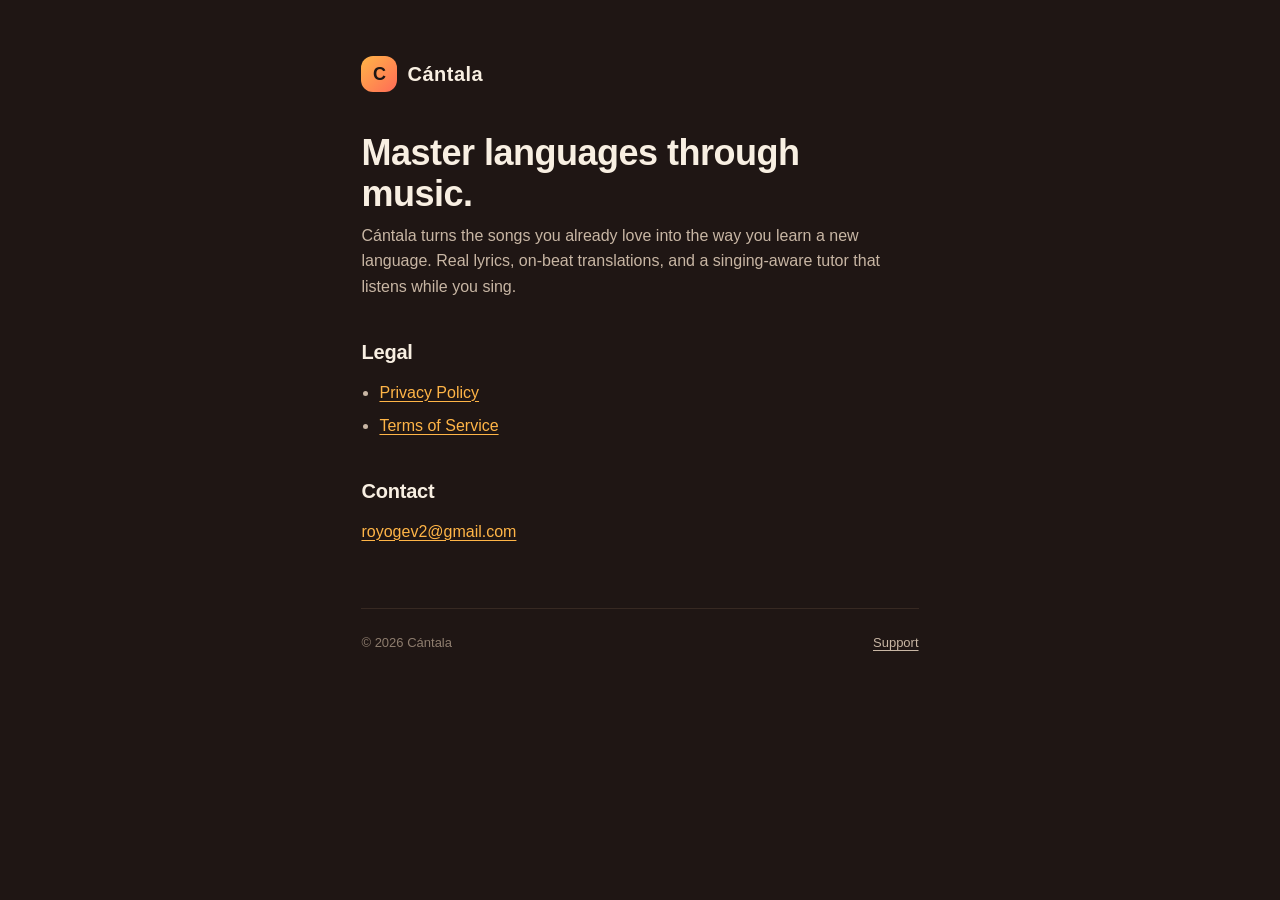
<file: index.html>
<!DOCTYPE html>
<html lang="en">
<head>
  <meta charset="UTF-8" />
  <meta name="viewport" content="width=device-width, initial-scale=1.0" />
  <meta name="theme-color" content="#1F1614" />
  <title>Cántala</title>
  <link rel="stylesheet" href="/style.css" />
</head>
<body>
  <main class="wrap">
    <a class="brand" href="/">
      <span class="brand-mark">C</span>
      <span class="brand-name">Cántala</span>
    </a>

    <h1>Master languages through music.</h1>
    <p>Cántala turns the songs you already love into the way you learn a new language. Real lyrics, on-beat translations, and a singing-aware tutor that listens while you sing.</p>

    <h2>Legal</h2>
    <ul>
      <li><a href="/privacy/">Privacy Policy</a></li>
      <li><a href="/terms/">Terms of Service</a></li>
    </ul>

    <h2>Contact</h2>
    <p><a href="mailto:royogev2@gmail.com">royogev2@gmail.com</a></p>

    <div class="footer">
      <span>© 2026 Cántala</span>
      <a href="mailto:royogev2@gmail.com">Support</a>
    </div>
  </main>
</body>
</html>
</file>
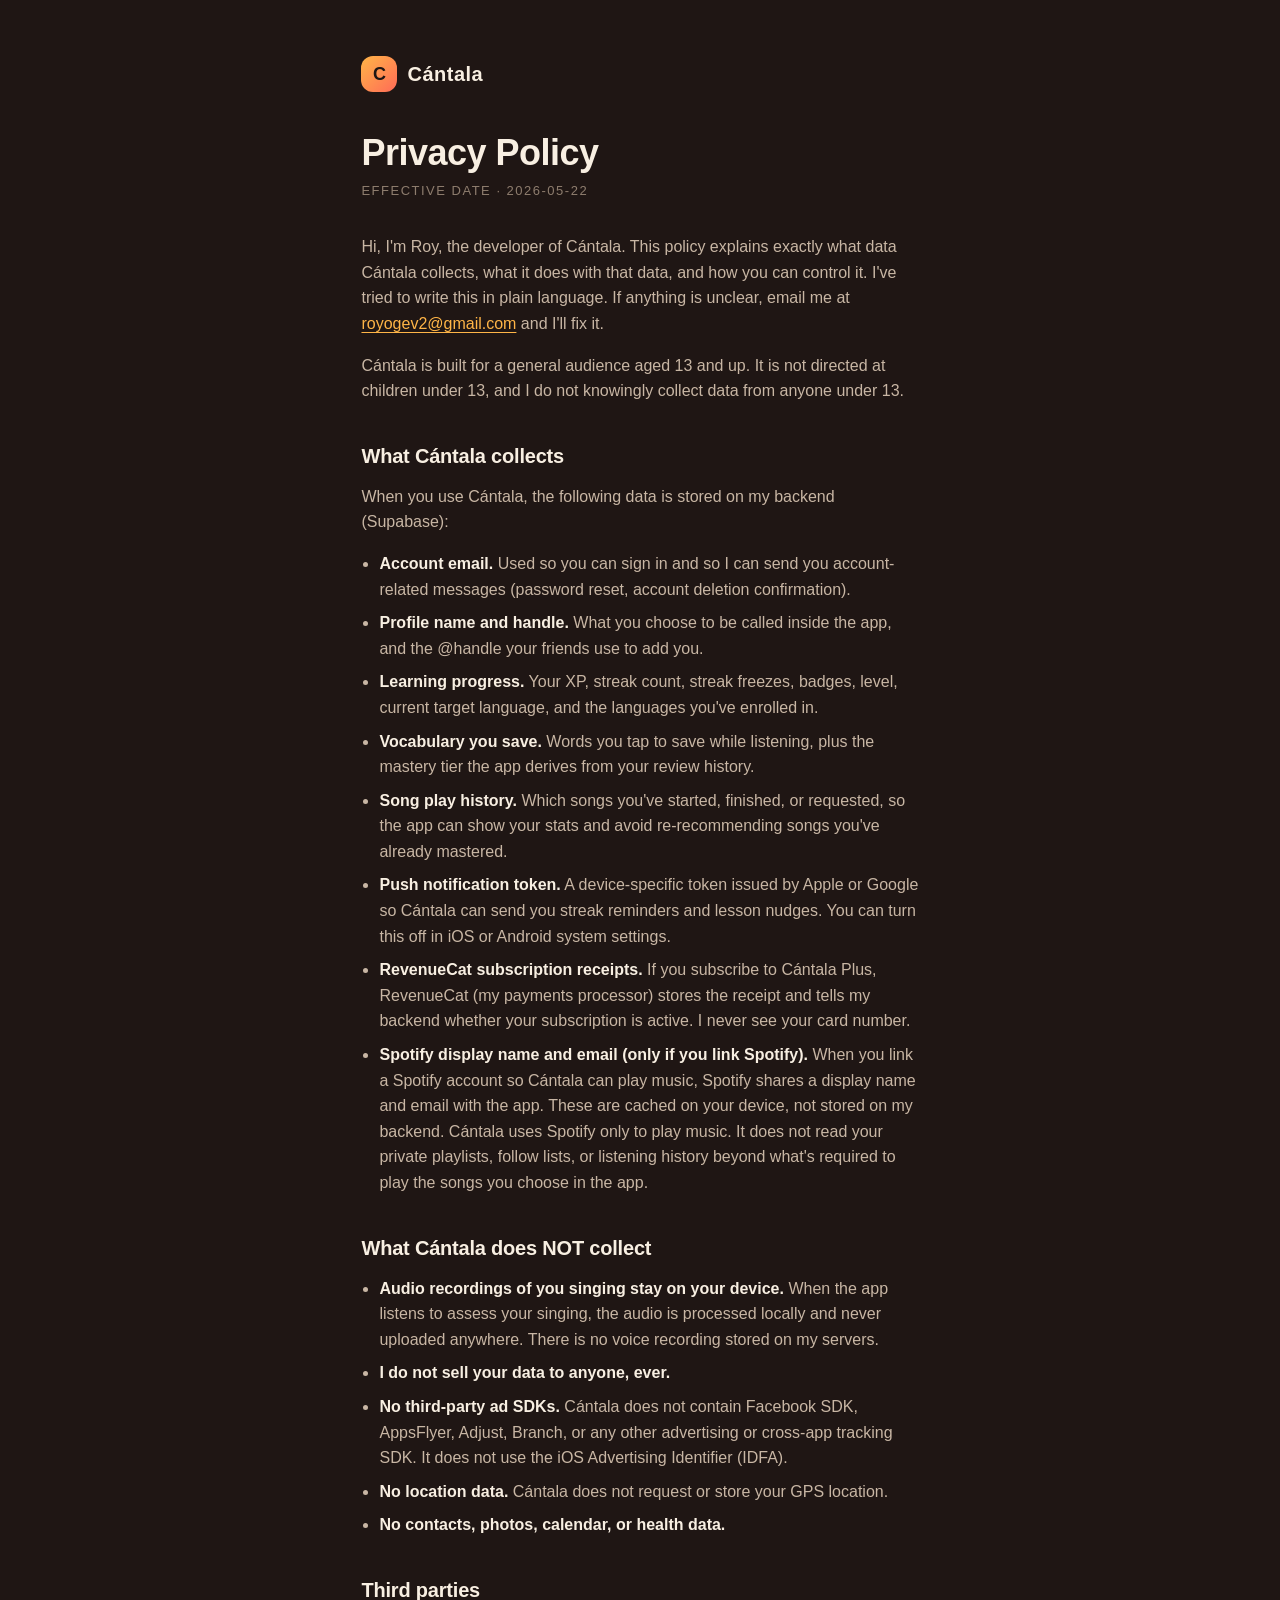
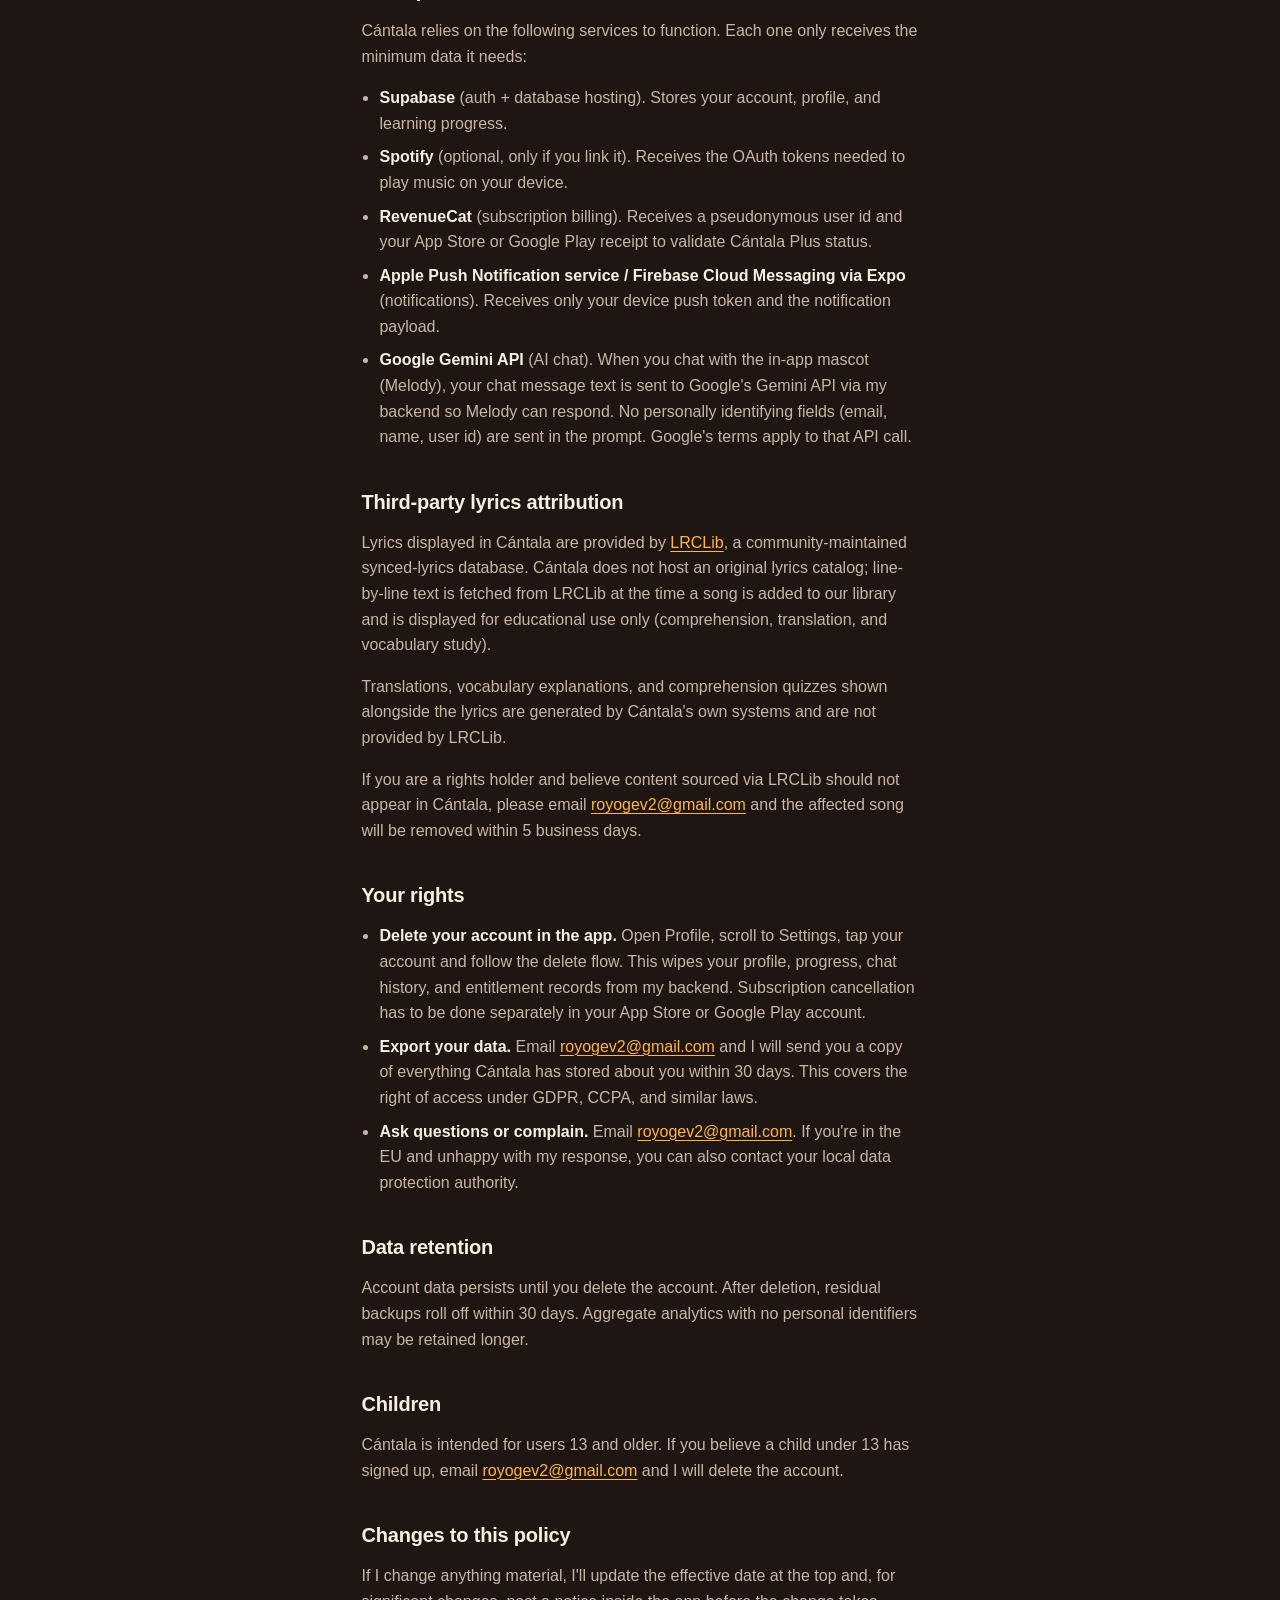
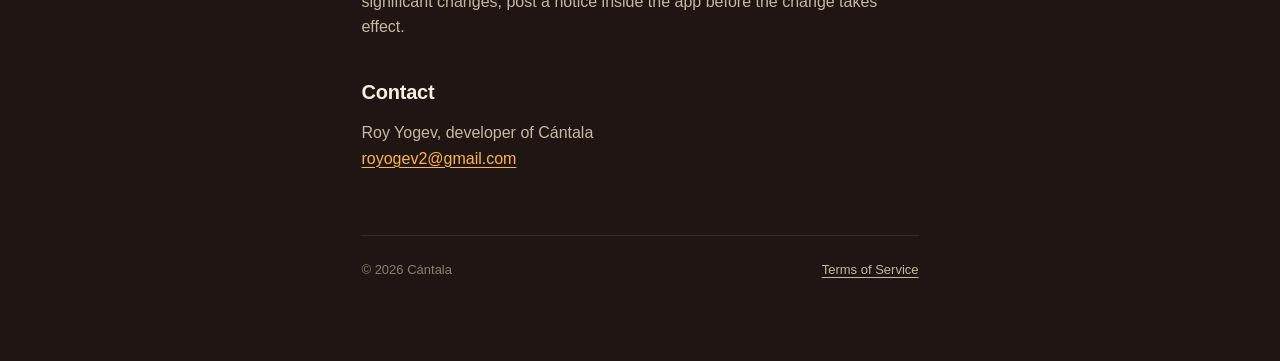
<file: privacy/index.html>
<!DOCTYPE html>
<html lang="en">
<head>
  <meta charset="UTF-8" />
  <meta name="viewport" content="width=device-width, initial-scale=1.0" />
  <meta name="theme-color" content="#1F1614" />
  <title>Privacy Policy · Cántala</title>
  <link rel="stylesheet" href="/style.css" />
</head>
<body>
  <main class="wrap">
    <a class="brand" href="/">
      <span class="brand-mark">C</span>
      <span class="brand-name">Cántala</span>
    </a>

    <h1>Privacy Policy</h1>
    <div class="effective">Effective date · 2026-05-22</div>

    <p>Hi, I'm Roy, the developer of Cántala. This policy explains exactly what data Cántala collects, what it does with that data, and how you can control it. I've tried to write this in plain language. If anything is unclear, email me at <a href="mailto:royogev2@gmail.com">royogev2@gmail.com</a> and I'll fix it.</p>

    <p>Cántala is built for a general audience aged 13 and up. It is not directed at children under 13, and I do not knowingly collect data from anyone under 13.</p>

    <h2>What Cántala collects</h2>
    <p>When you use Cántala, the following data is stored on my backend (Supabase):</p>
    <ul>
      <li><strong>Account email.</strong> Used so you can sign in and so I can send you account-related messages (password reset, account deletion confirmation).</li>
      <li><strong>Profile name and handle.</strong> What you choose to be called inside the app, and the @handle your friends use to add you.</li>
      <li><strong>Learning progress.</strong> Your XP, streak count, streak freezes, badges, level, current target language, and the languages you've enrolled in.</li>
      <li><strong>Vocabulary you save.</strong> Words you tap to save while listening, plus the mastery tier the app derives from your review history.</li>
      <li><strong>Song play history.</strong> Which songs you've started, finished, or requested, so the app can show your stats and avoid re-recommending songs you've already mastered.</li>
      <li><strong>Push notification token.</strong> A device-specific token issued by Apple or Google so Cántala can send you streak reminders and lesson nudges. You can turn this off in iOS or Android system settings.</li>
      <li><strong>RevenueCat subscription receipts.</strong> If you subscribe to Cántala Plus, RevenueCat (my payments processor) stores the receipt and tells my backend whether your subscription is active. I never see your card number.</li>
      <li><strong>Spotify display name and email (only if you link Spotify).</strong> When you link a Spotify account so Cántala can play music, Spotify shares a display name and email with the app. These are cached on your device, not stored on my backend. Cántala uses Spotify only to play music. It does not read your private playlists, follow lists, or listening history beyond what's required to play the songs you choose in the app.</li>
    </ul>

    <h2>What Cántala does NOT collect</h2>
    <ul>
      <li><strong>Audio recordings of you singing stay on your device.</strong> When the app listens to assess your singing, the audio is processed locally and never uploaded anywhere. There is no voice recording stored on my servers.</li>
      <li><strong>I do not sell your data to anyone, ever.</strong></li>
      <li><strong>No third-party ad SDKs.</strong> Cántala does not contain Facebook SDK, AppsFlyer, Adjust, Branch, or any other advertising or cross-app tracking SDK. It does not use the iOS Advertising Identifier (IDFA).</li>
      <li><strong>No location data.</strong> Cántala does not request or store your GPS location.</li>
      <li><strong>No contacts, photos, calendar, or health data.</strong></li>
    </ul>

    <h2>Third parties</h2>
    <p>Cántala relies on the following services to function. Each one only receives the minimum data it needs:</p>
    <ul>
      <li><strong>Supabase</strong> (auth + database hosting). Stores your account, profile, and learning progress.</li>
      <li><strong>Spotify</strong> (optional, only if you link it). Receives the OAuth tokens needed to play music on your device.</li>
      <li><strong>RevenueCat</strong> (subscription billing). Receives a pseudonymous user id and your App Store or Google Play receipt to validate Cántala Plus status.</li>
      <li><strong>Apple Push Notification service / Firebase Cloud Messaging via Expo</strong> (notifications). Receives only your device push token and the notification payload.</li>
      <li><strong>Google Gemini API</strong> (AI chat). When you chat with the in-app mascot (Melody), your chat message text is sent to Google's Gemini API via my backend so Melody can respond. No personally identifying fields (email, name, user id) are sent in the prompt. Google's terms apply to that API call.</li>
    </ul>

    <h2>Third-party lyrics attribution</h2>
    <p>Lyrics displayed in Cántala are provided by <a href="https://lrclib.net">LRCLib</a>, a community-maintained synced-lyrics database. Cántala does not host an original lyrics catalog; line-by-line text is fetched from LRCLib at the time a song is added to our library and is displayed for educational use only (comprehension, translation, and vocabulary study).</p>
    <p>Translations, vocabulary explanations, and comprehension quizzes shown alongside the lyrics are generated by Cántala's own systems and are not provided by LRCLib.</p>
    <p>If you are a rights holder and believe content sourced via LRCLib should not appear in Cántala, please email <a href="mailto:royogev2@gmail.com">royogev2@gmail.com</a> and the affected song will be removed within 5 business days.</p>

    <h2>Your rights</h2>
    <ul>
      <li><strong>Delete your account in the app.</strong> Open Profile, scroll to Settings, tap your account and follow the delete flow. This wipes your profile, progress, chat history, and entitlement records from my backend. Subscription cancellation has to be done separately in your App Store or Google Play account.</li>
      <li><strong>Export your data.</strong> Email <a href="mailto:royogev2@gmail.com">royogev2@gmail.com</a> and I will send you a copy of everything Cántala has stored about you within 30 days. This covers the right of access under GDPR, CCPA, and similar laws.</li>
      <li><strong>Ask questions or complain.</strong> Email <a href="mailto:royogev2@gmail.com">royogev2@gmail.com</a>. If you're in the EU and unhappy with my response, you can also contact your local data protection authority.</li>
    </ul>

    <h2>Data retention</h2>
    <p>Account data persists until you delete the account. After deletion, residual backups roll off within 30 days. Aggregate analytics with no personal identifiers may be retained longer.</p>

    <h2>Children</h2>
    <p>Cántala is intended for users 13 and older. If you believe a child under 13 has signed up, email <a href="mailto:royogev2@gmail.com">royogev2@gmail.com</a> and I will delete the account.</p>

    <h2>Changes to this policy</h2>
    <p>If I change anything material, I'll update the effective date at the top and, for significant changes, post a notice inside the app before the change takes effect.</p>

    <h2>Contact</h2>
    <p>Roy Yogev, developer of Cántala<br /><a href="mailto:royogev2@gmail.com">royogev2@gmail.com</a></p>

    <div class="footer">
      <span>© 2026 Cántala</span>
      <a href="/terms/">Terms of Service</a>
    </div>
  </main>
</body>
</html>
</file>
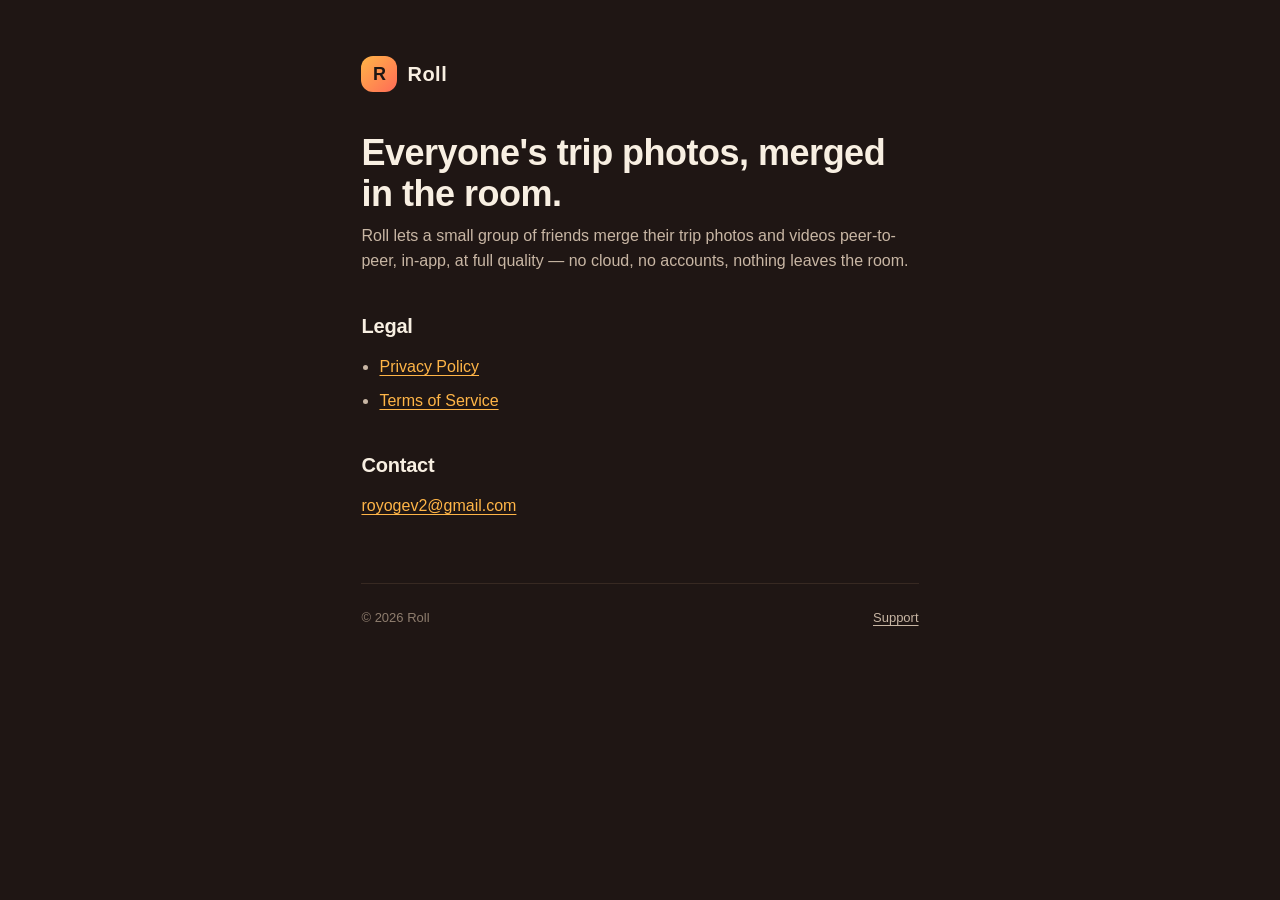
<file: roll/index.html>
<!DOCTYPE html>
<html lang="en">
<head>
  <meta charset="UTF-8" />
  <meta name="viewport" content="width=device-width, initial-scale=1.0" />
  <meta name="theme-color" content="#1F1614" />
  <title>Roll</title>
  <link rel="stylesheet" href="/style.css" />
</head>
<body>
  <main class="wrap">
    <a class="brand" href="/roll/">
      <span class="brand-mark">R</span>
      <span class="brand-name">Roll</span>
    </a>

    <h1>Everyone's trip photos, merged in the room.</h1>
    <p>Roll lets a small group of friends merge their trip photos and videos peer-to-peer, in-app, at full quality — no cloud, no accounts, nothing leaves the room.</p>

    <h2>Legal</h2>
    <ul>
      <li><a href="/roll/privacy/">Privacy Policy</a></li>
      <li><a href="/roll/terms/">Terms of Service</a></li>
    </ul>

    <h2>Contact</h2>
    <p><a href="mailto:royogev2@gmail.com">royogev2@gmail.com</a></p>

    <div class="footer">
      <span>© 2026 Roll</span>
      <a href="mailto:royogev2@gmail.com">Support</a>
    </div>
  </main>
</body>
</html>
</file>
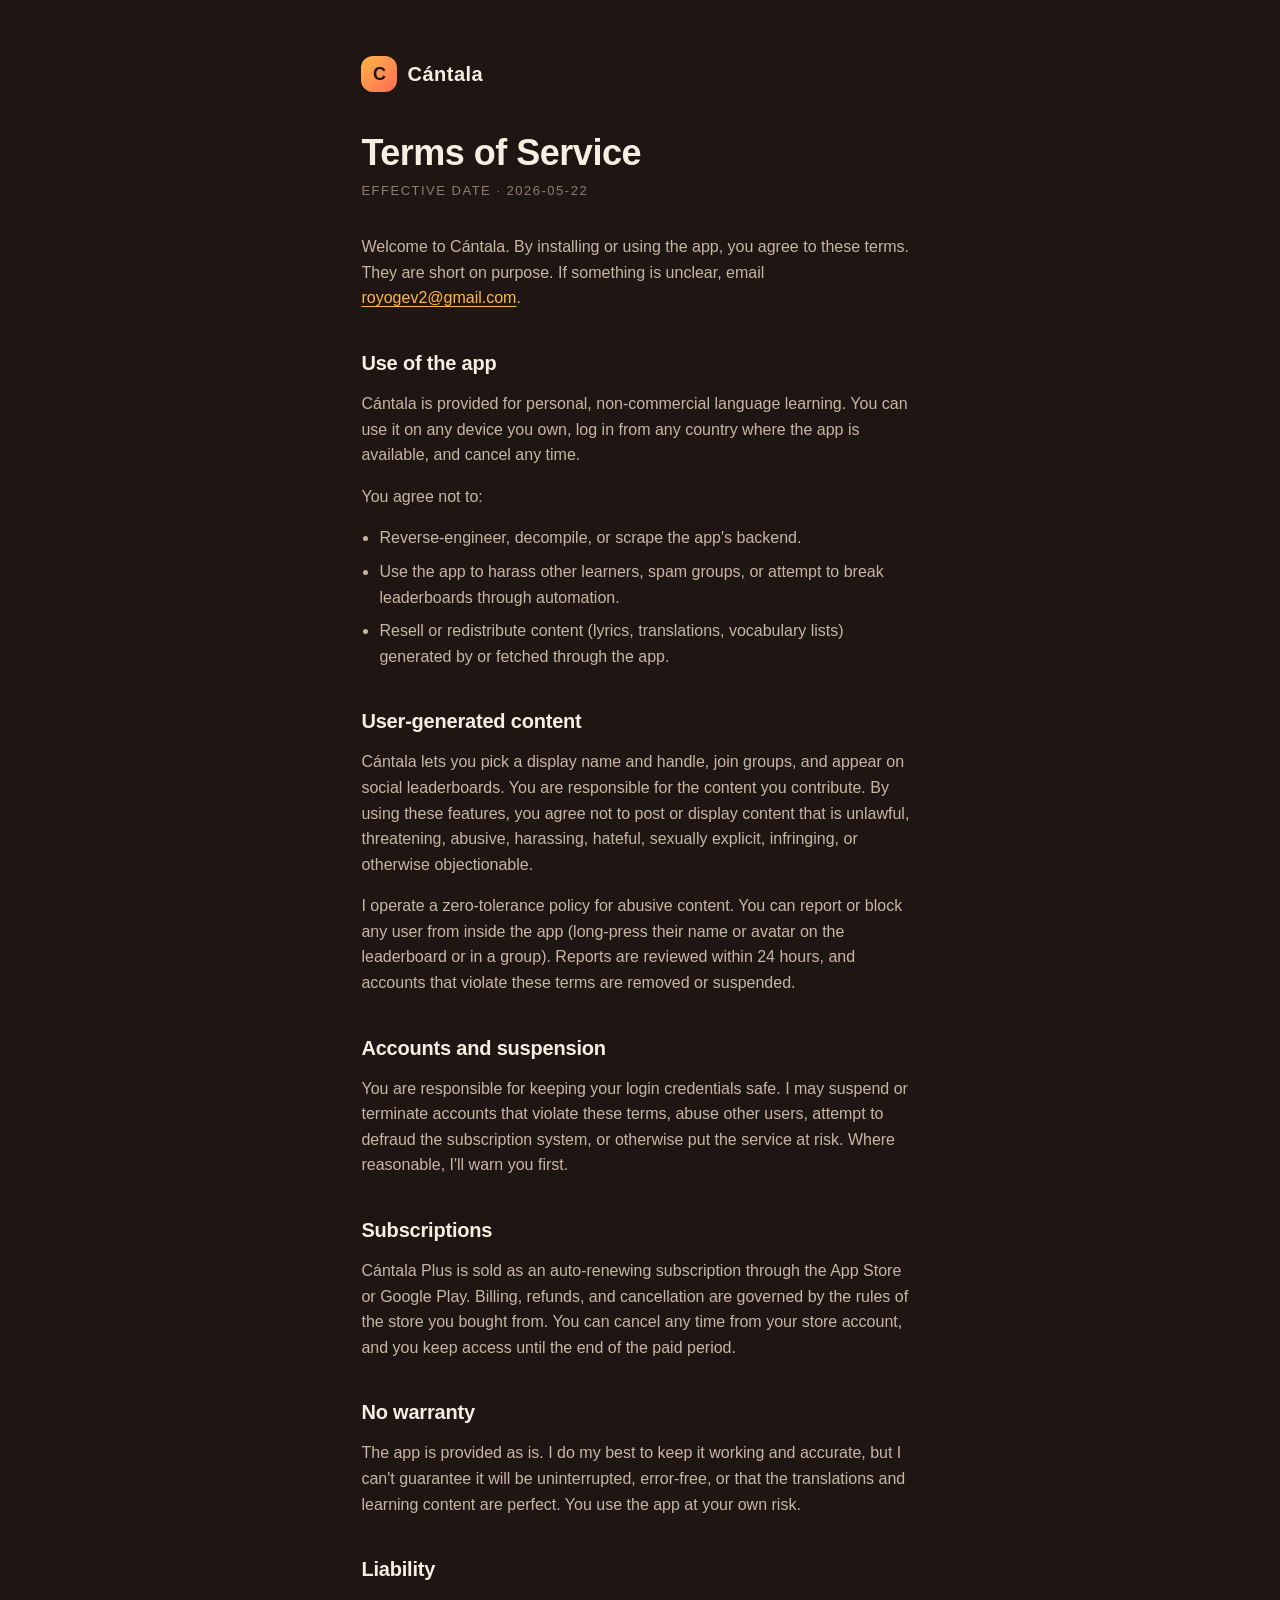
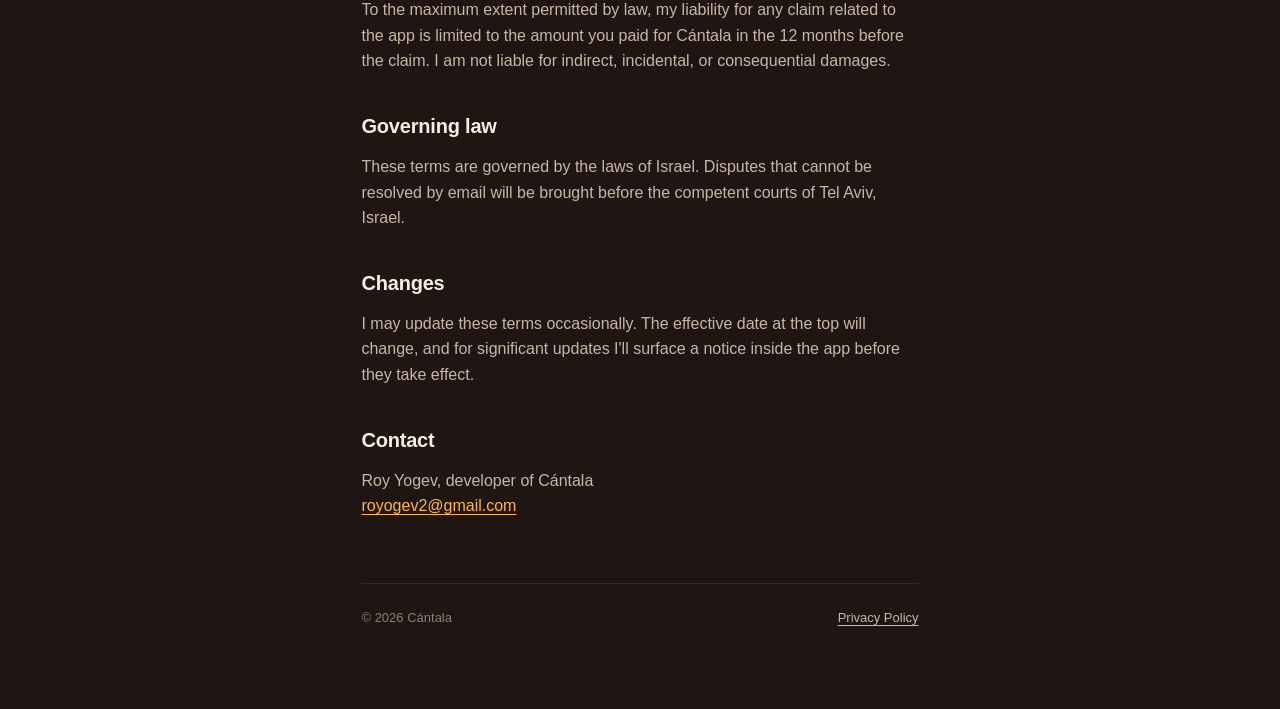
<file: terms/index.html>
<!DOCTYPE html>
<html lang="en">
<head>
  <meta charset="UTF-8" />
  <meta name="viewport" content="width=device-width, initial-scale=1.0" />
  <meta name="theme-color" content="#1F1614" />
  <title>Terms of Service · Cántala</title>
  <link rel="stylesheet" href="/style.css" />
</head>
<body>
  <main class="wrap">
    <a class="brand" href="/">
      <span class="brand-mark">C</span>
      <span class="brand-name">Cántala</span>
    </a>

    <h1>Terms of Service</h1>
    <div class="effective">Effective date · 2026-05-22</div>

    <p>Welcome to Cántala. By installing or using the app, you agree to these terms. They are short on purpose. If something is unclear, email <a href="mailto:royogev2@gmail.com">royogev2@gmail.com</a>.</p>

    <h2>Use of the app</h2>
    <p>Cántala is provided for personal, non-commercial language learning. You can use it on any device you own, log in from any country where the app is available, and cancel any time.</p>
    <p>You agree not to:</p>
    <ul>
      <li>Reverse-engineer, decompile, or scrape the app's backend.</li>
      <li>Use the app to harass other learners, spam groups, or attempt to break leaderboards through automation.</li>
      <li>Resell or redistribute content (lyrics, translations, vocabulary lists) generated by or fetched through the app.</li>
    </ul>

    <h2>User-generated content</h2>
    <p>Cántala lets you pick a display name and handle, join groups, and appear on social leaderboards. You are responsible for the content you contribute. By using these features, you agree not to post or display content that is unlawful, threatening, abusive, harassing, hateful, sexually explicit, infringing, or otherwise objectionable.</p>
    <p>I operate a zero-tolerance policy for abusive content. You can report or block any user from inside the app (long-press their name or avatar on the leaderboard or in a group). Reports are reviewed within 24 hours, and accounts that violate these terms are removed or suspended.</p>

    <h2>Accounts and suspension</h2>
    <p>You are responsible for keeping your login credentials safe. I may suspend or terminate accounts that violate these terms, abuse other users, attempt to defraud the subscription system, or otherwise put the service at risk. Where reasonable, I'll warn you first.</p>

    <h2>Subscriptions</h2>
    <p>Cántala Plus is sold as an auto-renewing subscription through the App Store or Google Play. Billing, refunds, and cancellation are governed by the rules of the store you bought from. You can cancel any time from your store account, and you keep access until the end of the paid period.</p>

    <h2>No warranty</h2>
    <p>The app is provided as is. I do my best to keep it working and accurate, but I can't guarantee it will be uninterrupted, error-free, or that the translations and learning content are perfect. You use the app at your own risk.</p>

    <h2>Liability</h2>
    <p>To the maximum extent permitted by law, my liability for any claim related to the app is limited to the amount you paid for Cántala in the 12 months before the claim. I am not liable for indirect, incidental, or consequential damages.</p>

    <h2>Governing law</h2>
    <p>These terms are governed by the laws of Israel. Disputes that cannot be resolved by email will be brought before the competent courts of Tel Aviv, Israel.</p>

    <h2>Changes</h2>
    <p>I may update these terms occasionally. The effective date at the top will change, and for significant updates I'll surface a notice inside the app before they take effect.</p>

    <h2>Contact</h2>
    <p>Roy Yogev, developer of Cántala<br /><a href="mailto:royogev2@gmail.com">royogev2@gmail.com</a></p>

    <div class="footer">
      <span>© 2026 Cántala</span>
      <a href="/privacy/">Privacy Policy</a>
    </div>
  </main>
</body>
</html>
</file>
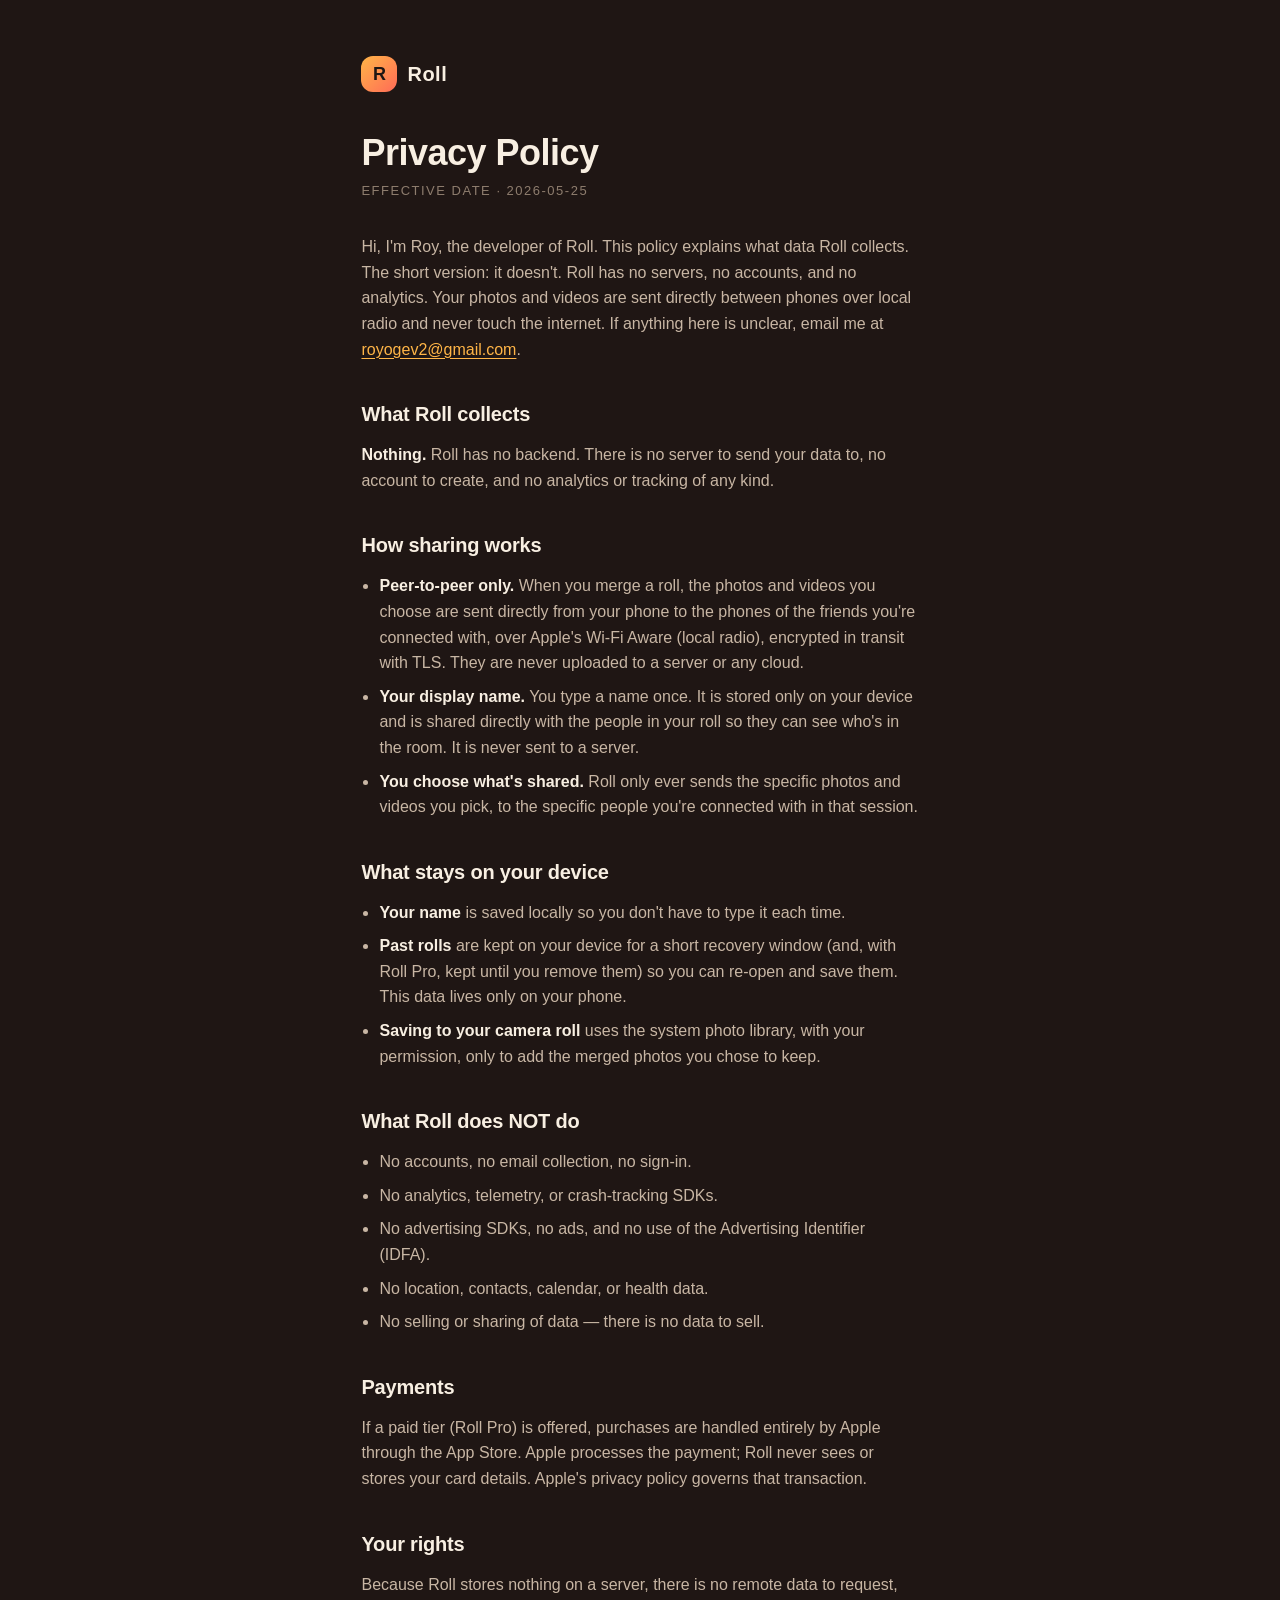
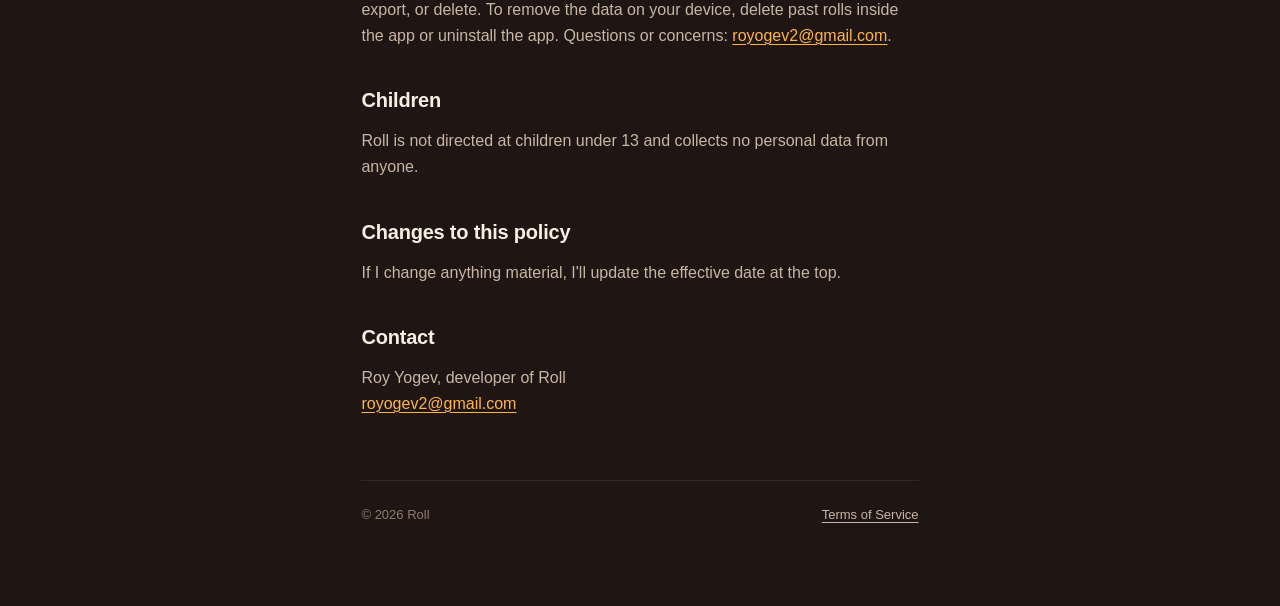
<file: roll/privacy/index.html>
<!DOCTYPE html>
<html lang="en">
<head>
  <meta charset="UTF-8" />
  <meta name="viewport" content="width=device-width, initial-scale=1.0" />
  <meta name="theme-color" content="#1F1614" />
  <title>Privacy Policy · Roll</title>
  <link rel="stylesheet" href="/style.css" />
</head>
<body>
  <main class="wrap">
    <a class="brand" href="/roll/">
      <span class="brand-mark">R</span>
      <span class="brand-name">Roll</span>
    </a>

    <h1>Privacy Policy</h1>
    <div class="effective">Effective date · 2026-05-25</div>

    <p>Hi, I'm Roy, the developer of Roll. This policy explains what data Roll collects. The short version: it doesn't. Roll has no servers, no accounts, and no analytics. Your photos and videos are sent directly between phones over local radio and never touch the internet. If anything here is unclear, email me at <a href="mailto:royogev2@gmail.com">royogev2@gmail.com</a>.</p>

    <h2>What Roll collects</h2>
    <p><strong>Nothing.</strong> Roll has no backend. There is no server to send your data to, no account to create, and no analytics or tracking of any kind.</p>

    <h2>How sharing works</h2>
    <ul>
      <li><strong>Peer-to-peer only.</strong> When you merge a roll, the photos and videos you choose are sent directly from your phone to the phones of the friends you're connected with, over Apple's Wi-Fi Aware (local radio), encrypted in transit with TLS. They are never uploaded to a server or any cloud.</li>
      <li><strong>Your display name.</strong> You type a name once. It is stored only on your device and is shared directly with the people in your roll so they can see who's in the room. It is never sent to a server.</li>
      <li><strong>You choose what's shared.</strong> Roll only ever sends the specific photos and videos you pick, to the specific people you're connected with in that session.</li>
    </ul>

    <h2>What stays on your device</h2>
    <ul>
      <li><strong>Your name</strong> is saved locally so you don't have to type it each time.</li>
      <li><strong>Past rolls</strong> are kept on your device for a short recovery window (and, with Roll Pro, kept until you remove them) so you can re-open and save them. This data lives only on your phone.</li>
      <li><strong>Saving to your camera roll</strong> uses the system photo library, with your permission, only to add the merged photos you chose to keep.</li>
    </ul>

    <h2>What Roll does NOT do</h2>
    <ul>
      <li>No accounts, no email collection, no sign-in.</li>
      <li>No analytics, telemetry, or crash-tracking SDKs.</li>
      <li>No advertising SDKs, no ads, and no use of the Advertising Identifier (IDFA).</li>
      <li>No location, contacts, calendar, or health data.</li>
      <li>No selling or sharing of data — there is no data to sell.</li>
    </ul>

    <h2>Payments</h2>
    <p>If a paid tier (Roll Pro) is offered, purchases are handled entirely by Apple through the App Store. Apple processes the payment; Roll never sees or stores your card details. Apple's privacy policy governs that transaction.</p>

    <h2>Your rights</h2>
    <p>Because Roll stores nothing on a server, there is no remote data to request, export, or delete. To remove the data on your device, delete past rolls inside the app or uninstall the app. Questions or concerns: <a href="mailto:royogev2@gmail.com">royogev2@gmail.com</a>.</p>

    <h2>Children</h2>
    <p>Roll is not directed at children under 13 and collects no personal data from anyone.</p>

    <h2>Changes to this policy</h2>
    <p>If I change anything material, I'll update the effective date at the top.</p>

    <h2>Contact</h2>
    <p>Roy Yogev, developer of Roll<br /><a href="mailto:royogev2@gmail.com">royogev2@gmail.com</a></p>

    <div class="footer">
      <span>© 2026 Roll</span>
      <a href="/roll/terms/">Terms of Service</a>
    </div>
  </main>
</body>
</html>
</file>
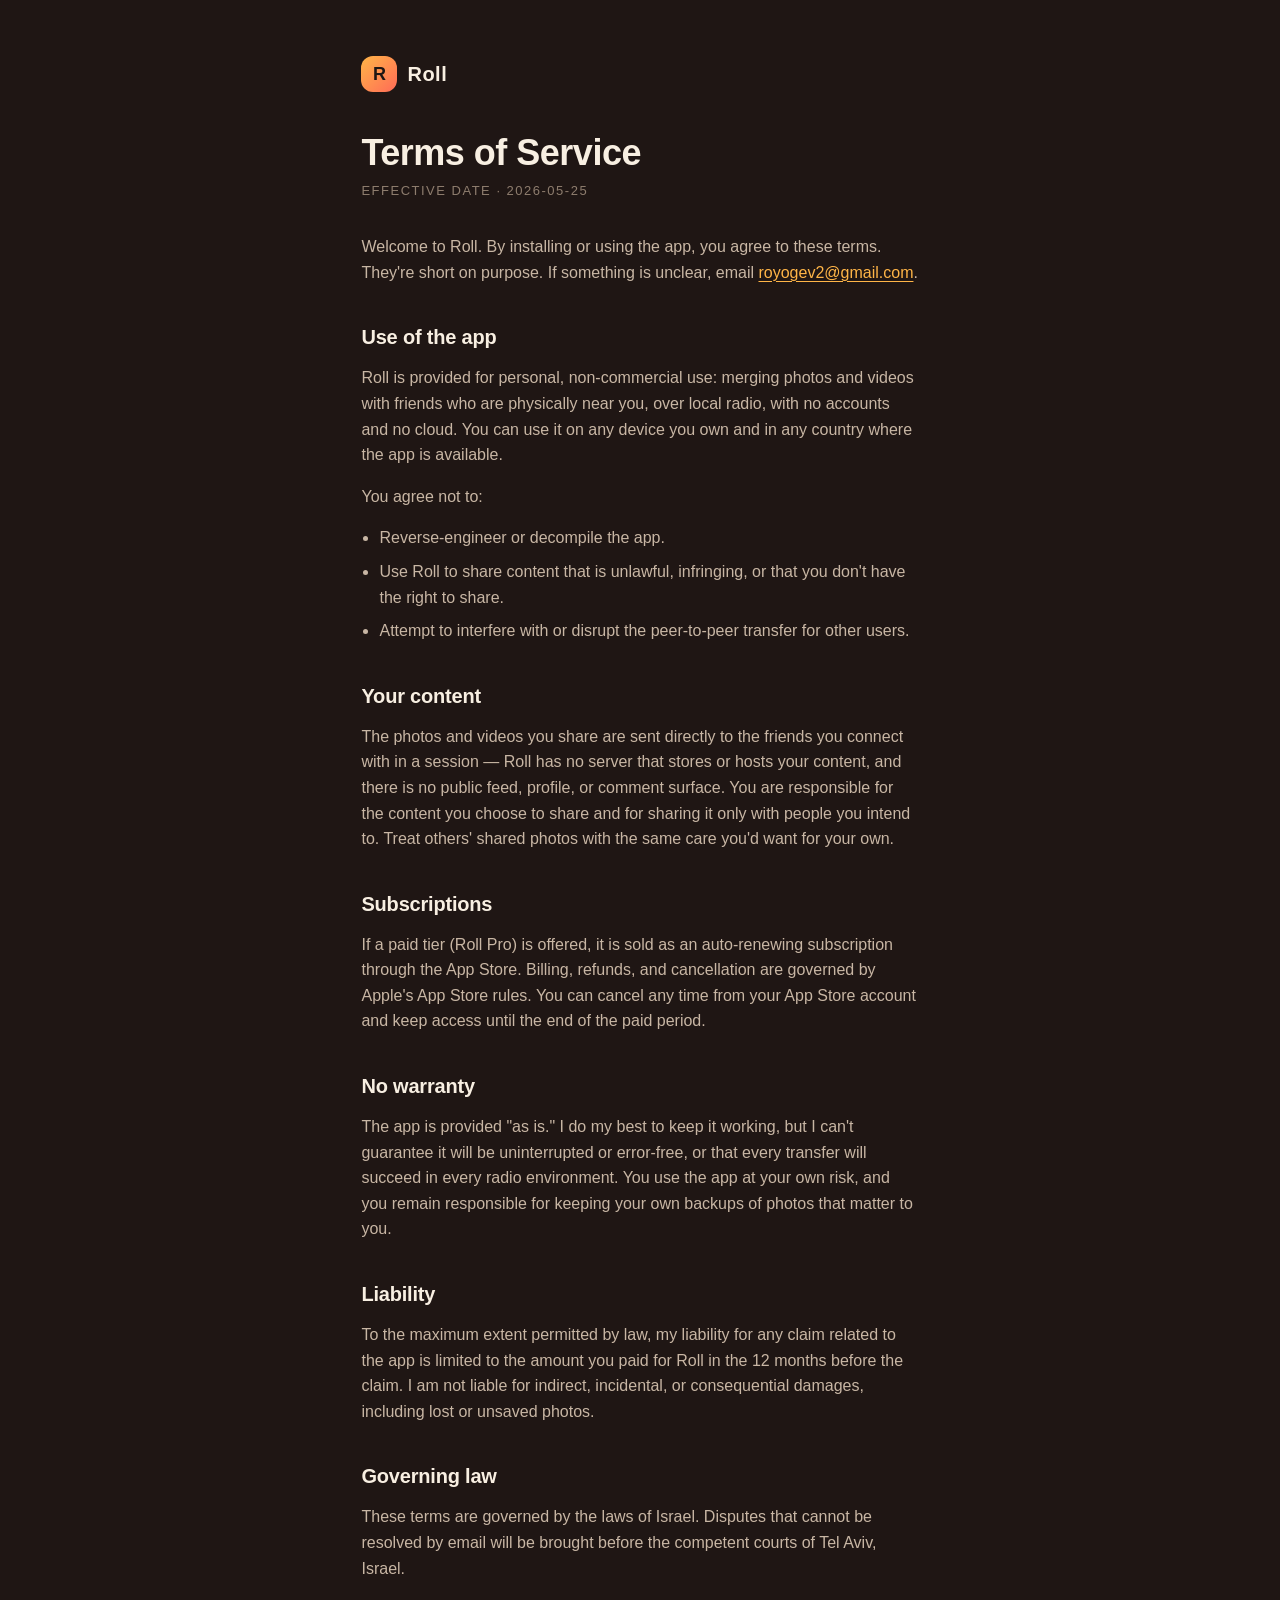
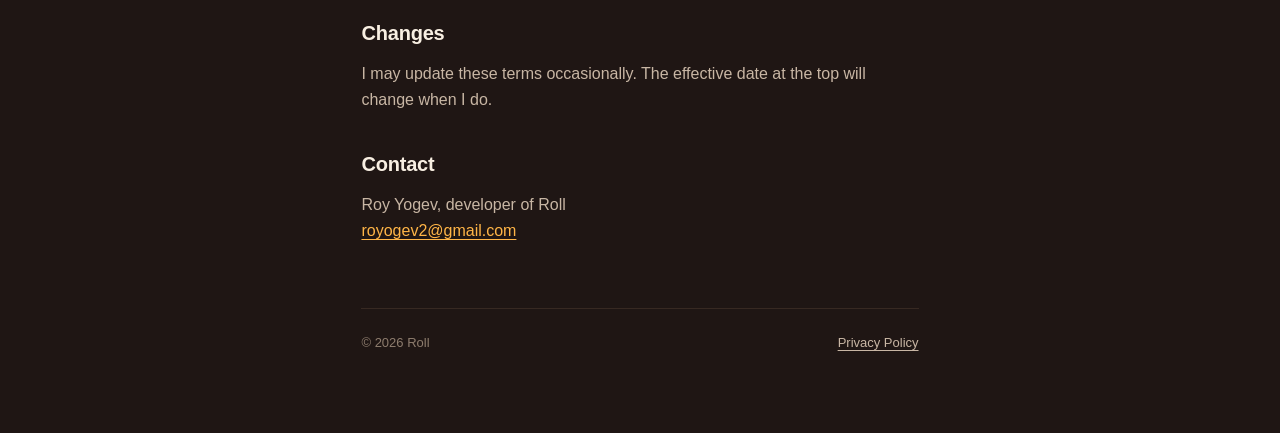
<file: roll/terms/index.html>
<!DOCTYPE html>
<html lang="en">
<head>
  <meta charset="UTF-8" />
  <meta name="viewport" content="width=device-width, initial-scale=1.0" />
  <meta name="theme-color" content="#1F1614" />
  <title>Terms of Service · Roll</title>
  <link rel="stylesheet" href="/style.css" />
</head>
<body>
  <main class="wrap">
    <a class="brand" href="/roll/">
      <span class="brand-mark">R</span>
      <span class="brand-name">Roll</span>
    </a>

    <h1>Terms of Service</h1>
    <div class="effective">Effective date · 2026-05-25</div>

    <p>Welcome to Roll. By installing or using the app, you agree to these terms. They're short on purpose. If something is unclear, email <a href="mailto:royogev2@gmail.com">royogev2@gmail.com</a>.</p>

    <h2>Use of the app</h2>
    <p>Roll is provided for personal, non-commercial use: merging photos and videos with friends who are physically near you, over local radio, with no accounts and no cloud. You can use it on any device you own and in any country where the app is available.</p>
    <p>You agree not to:</p>
    <ul>
      <li>Reverse-engineer or decompile the app.</li>
      <li>Use Roll to share content that is unlawful, infringing, or that you don't have the right to share.</li>
      <li>Attempt to interfere with or disrupt the peer-to-peer transfer for other users.</li>
    </ul>

    <h2>Your content</h2>
    <p>The photos and videos you share are sent directly to the friends you connect with in a session — Roll has no server that stores or hosts your content, and there is no public feed, profile, or comment surface. You are responsible for the content you choose to share and for sharing it only with people you intend to. Treat others' shared photos with the same care you'd want for your own.</p>

    <h2>Subscriptions</h2>
    <p>If a paid tier (Roll Pro) is offered, it is sold as an auto-renewing subscription through the App Store. Billing, refunds, and cancellation are governed by Apple's App Store rules. You can cancel any time from your App Store account and keep access until the end of the paid period.</p>

    <h2>No warranty</h2>
    <p>The app is provided "as is." I do my best to keep it working, but I can't guarantee it will be uninterrupted or error-free, or that every transfer will succeed in every radio environment. You use the app at your own risk, and you remain responsible for keeping your own backups of photos that matter to you.</p>

    <h2>Liability</h2>
    <p>To the maximum extent permitted by law, my liability for any claim related to the app is limited to the amount you paid for Roll in the 12 months before the claim. I am not liable for indirect, incidental, or consequential damages, including lost or unsaved photos.</p>

    <h2>Governing law</h2>
    <p>These terms are governed by the laws of Israel. Disputes that cannot be resolved by email will be brought before the competent courts of Tel Aviv, Israel.</p>

    <h2>Changes</h2>
    <p>I may update these terms occasionally. The effective date at the top will change when I do.</p>

    <h2>Contact</h2>
    <p>Roy Yogev, developer of Roll<br /><a href="mailto:royogev2@gmail.com">royogev2@gmail.com</a></p>

    <div class="footer">
      <span>© 2026 Roll</span>
      <a href="/roll/privacy/">Privacy Policy</a>
    </div>
  </main>
</body>
</html>
</file>
<file: style.css>
:root {
  --bark: #1F1614;
  --bark-soft: #2B201C;
  --bark-line: #372922;
  --paper: #F8EFE2;
  --sand: #C8B6A4;
  --ash: #8E7D6E;
  --coral: #FF6B57;
  --honey: #FFB547;
}

* { box-sizing: border-box; }

html, body {
  margin: 0;
  padding: 0;
  background: var(--bark);
  color: var(--paper);
  font-family: -apple-system, BlinkMacSystemFont, "Segoe UI", Roboto, Oxygen, Ubuntu, Cantarell, sans-serif;
  font-size: 16px;
  line-height: 1.6;
  -webkit-font-smoothing: antialiased;
  -moz-osx-font-smoothing: grayscale;
}

.wrap {
  max-width: 68ch;
  margin: 0 auto;
  padding: 56px 24px 80px;
}

.brand {
  display: inline-flex;
  align-items: center;
  gap: 10px;
  text-decoration: none;
  color: var(--paper);
  margin-bottom: 32px;
}

.brand-mark {
  width: 36px;
  height: 36px;
  border-radius: 12px;
  background: linear-gradient(135deg, var(--honey), var(--coral));
  display: inline-flex;
  align-items: center;
  justify-content: center;
  color: var(--bark);
  font-weight: 900;
  font-size: 18px;
}

.brand-name {
  font-weight: 800;
  font-size: 20px;
  letter-spacing: 0.5px;
}

h1 {
  font-size: 36px;
  font-weight: 800;
  letter-spacing: -0.5px;
  margin: 8px 0 8px;
  line-height: 1.15;
}

.effective {
  color: var(--ash);
  font-size: 13px;
  text-transform: uppercase;
  letter-spacing: 1.5px;
  margin-bottom: 32px;
}

h2 {
  font-size: 20px;
  font-weight: 800;
  color: var(--paper);
  margin: 36px 0 12px;
  letter-spacing: -0.2px;
}

p {
  color: var(--sand);
  margin: 0 0 16px;
}

p strong, li strong {
  color: var(--paper);
  font-weight: 700;
}

ul {
  margin: 0 0 18px;
  padding-left: 18px;
}

li {
  color: var(--sand);
  margin-bottom: 8px;
}

a {
  color: var(--honey);
  text-decoration: underline;
  text-underline-offset: 3px;
  text-decoration-thickness: 1px;
}

a:hover { color: var(--coral); }

.footer {
  margin-top: 64px;
  padding-top: 24px;
  border-top: 1px solid var(--bark-line);
  color: var(--ash);
  font-size: 13px;
  display: flex;
  justify-content: space-between;
  align-items: center;
  flex-wrap: wrap;
  gap: 12px;
}

.footer a { color: var(--sand); }

@media (max-width: 480px) {
  .wrap { padding: 36px 20px 56px; }
  h1 { font-size: 28px; }
  h2 { font-size: 18px; }
}
</file>
